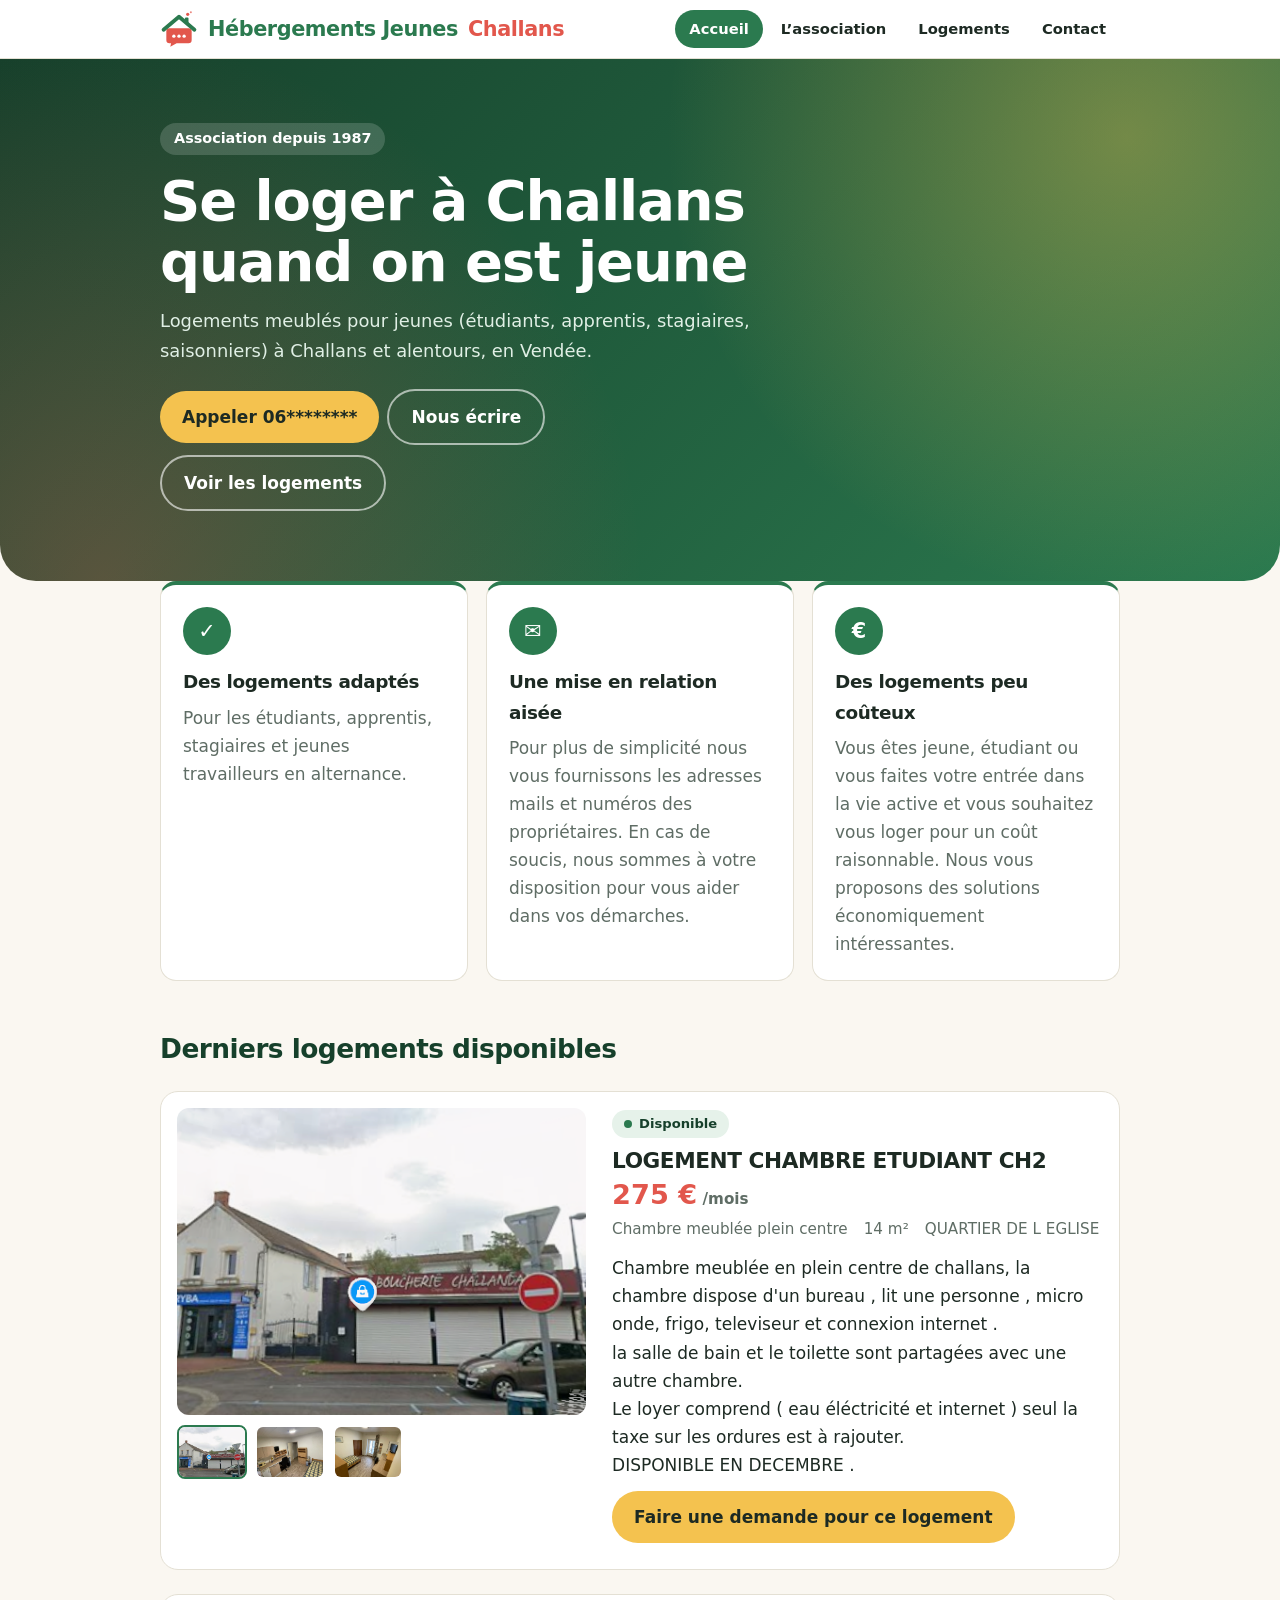
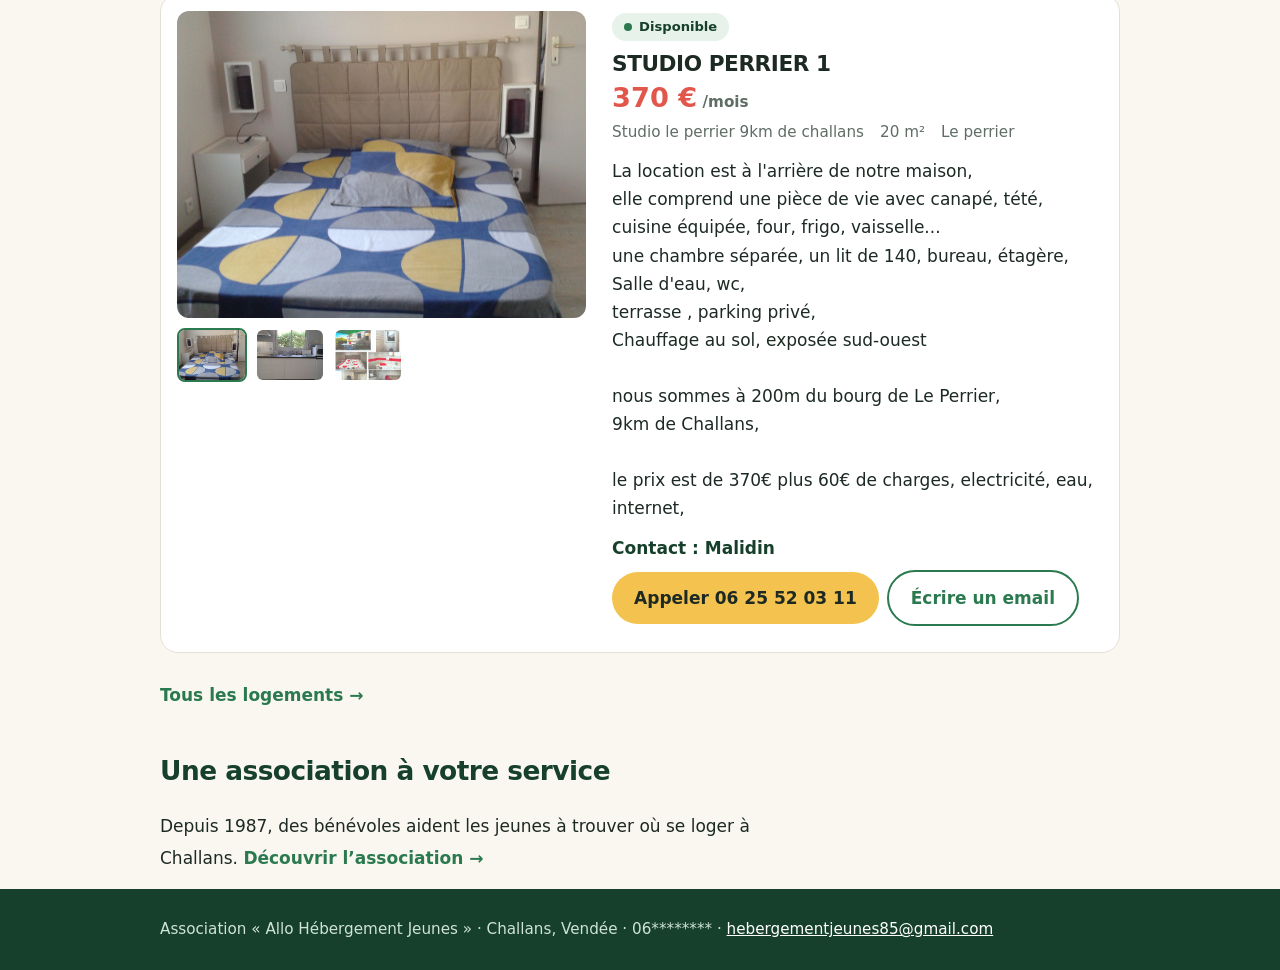
<file: index.html>
<!DOCTYPE html><html lang="fr"><head><meta charset="utf-8"><meta name="viewport" content="width=device-width, initial-scale=1"><link rel="stylesheet" href="style.css"><link rel="icon" href="favicon.ico" sizes="48x48"><link rel="icon" type="image/svg+xml" href="logo.svg"><link rel="apple-touch-icon" href="icon-192.png"><script type="application/ld+json">{"@context":"https://schema.org","@type":"WebSite","name":"Hébergements Jeunes Challans","alternateName":["Allo Hébergement Jeunes","Hébergement Jeunes Challans"],"url":"https://hebergementjeunes85-bit.github.io/"}</script><title>Hébergements Jeunes Challans – logements pour étudiants, apprentis et stagiaires</title><meta name="description" content="Logements meublés et peu coûteux pour jeunes à Challans (Vendée), proposés par l’association Allo Hébergement Jeunes."></head><body>
<section class="hero"><div class="wrap"><span class="pill">Association depuis 1987</span><h1>Se loger à Challans quand on est jeune</h1><p data-intro></p><div data-contact></div><a class="btn alt" href="logements.html">Voir les logements</a></div></section>
<main class="wrap">
<div class="perks">
<div class="perk"><i>✓</i><h3>Des logements adaptés</h3><p>Pour les étudiants, apprentis, stagiaires et jeunes travailleurs en alternance.</p></div>
<div class="perk"><i>✉</i><h3>Une mise en relation aisée</h3><p>Pour plus de simplicité nous vous fournissons les adresses mails et numéros des propriétaires. En cas de soucis, nous sommes à votre disposition pour vous aider dans vos démarches.</p></div>
<div class="perk"><i>€</i><h3>Des logements peu coûteux</h3><p>Vous êtes jeune, étudiant ou vous faites votre entrée dans la vie active et vous souhaitez vous loger pour un coût raisonnable. Nous vous proposons des solutions économiquement intéressantes.</p></div>
</div>
<h2 class="sec">Derniers logements disponibles</h2><div id="latest"></div><a class="more" href="logements.html">Tous les logements →</a>
<h2 class="sec" style="margin-top:40px">Une association à votre service</h2><p style="max-width:60ch">Depuis 1987, des bénévoles aident les jeunes à trouver où se loger à Challans. <a class="more" href="association.html">Découvrir l’association →</a></p>
</main><script src="app.js"></script></body></html>
</file>
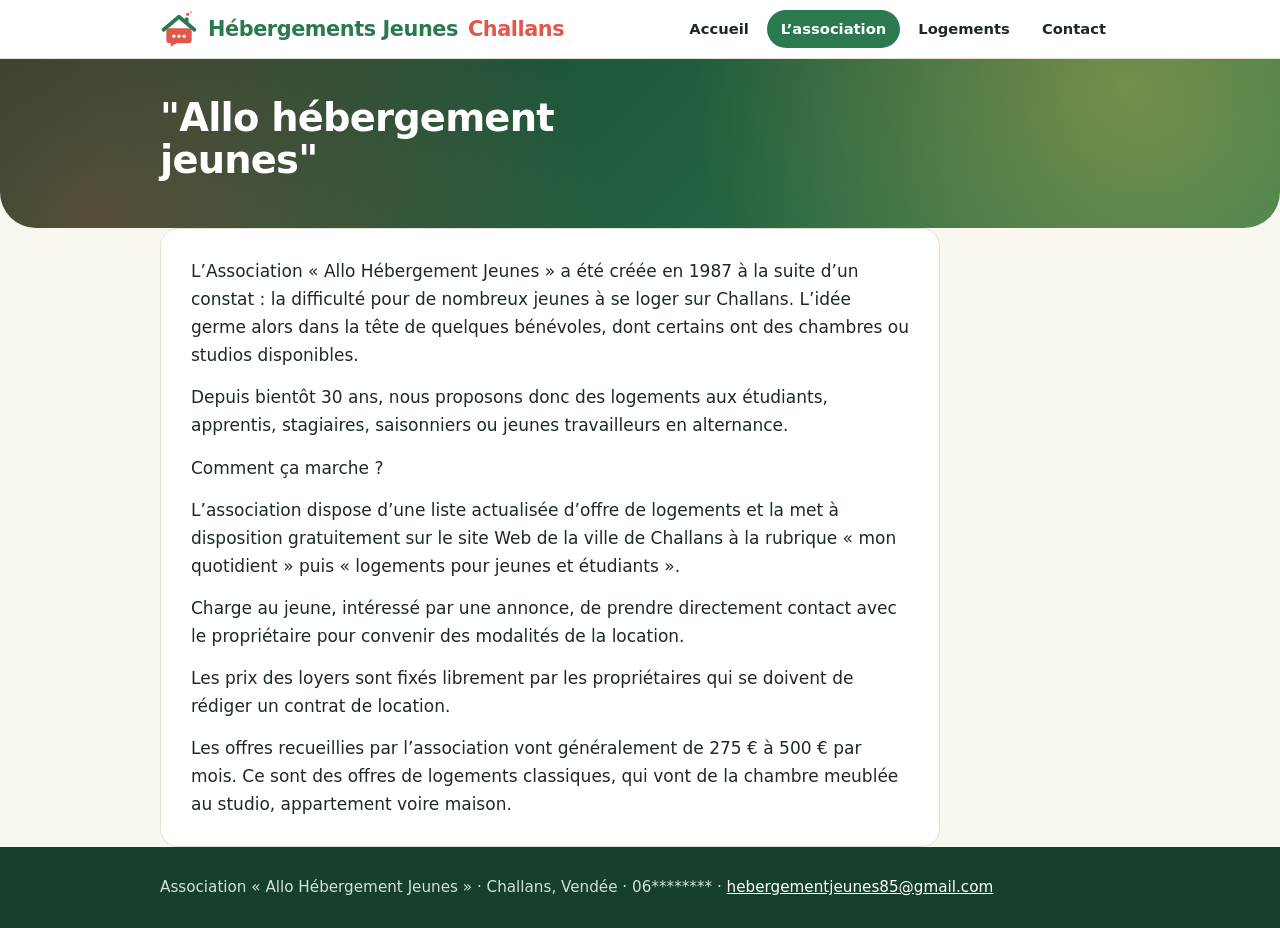
<file: association.html>
<!DOCTYPE html><html lang="fr"><head><meta charset="utf-8"><meta name="viewport" content="width=device-width, initial-scale=1"><link rel="stylesheet" href="style.css"><link rel="icon" href="favicon.ico" sizes="48x48"><link rel="icon" type="image/svg+xml" href="logo.svg"><link rel="apple-touch-icon" href="icon-192.png"><meta name="description" content="L’association Allo Hébergement Jeunes aide les jeunes à se loger à Challans depuis 1987. Découvrez comment ça marche."><title>L’association Allo Hébergement Jeunes – Challans</title></head><body>
<section class="hero small"><div class="wrap"><h1 id="assoc-title">L’association</h1></div></section>
<main class="wrap"><div class="prose" id="assoc"></div></main><script src="app.js"></script></body></html>
</file>
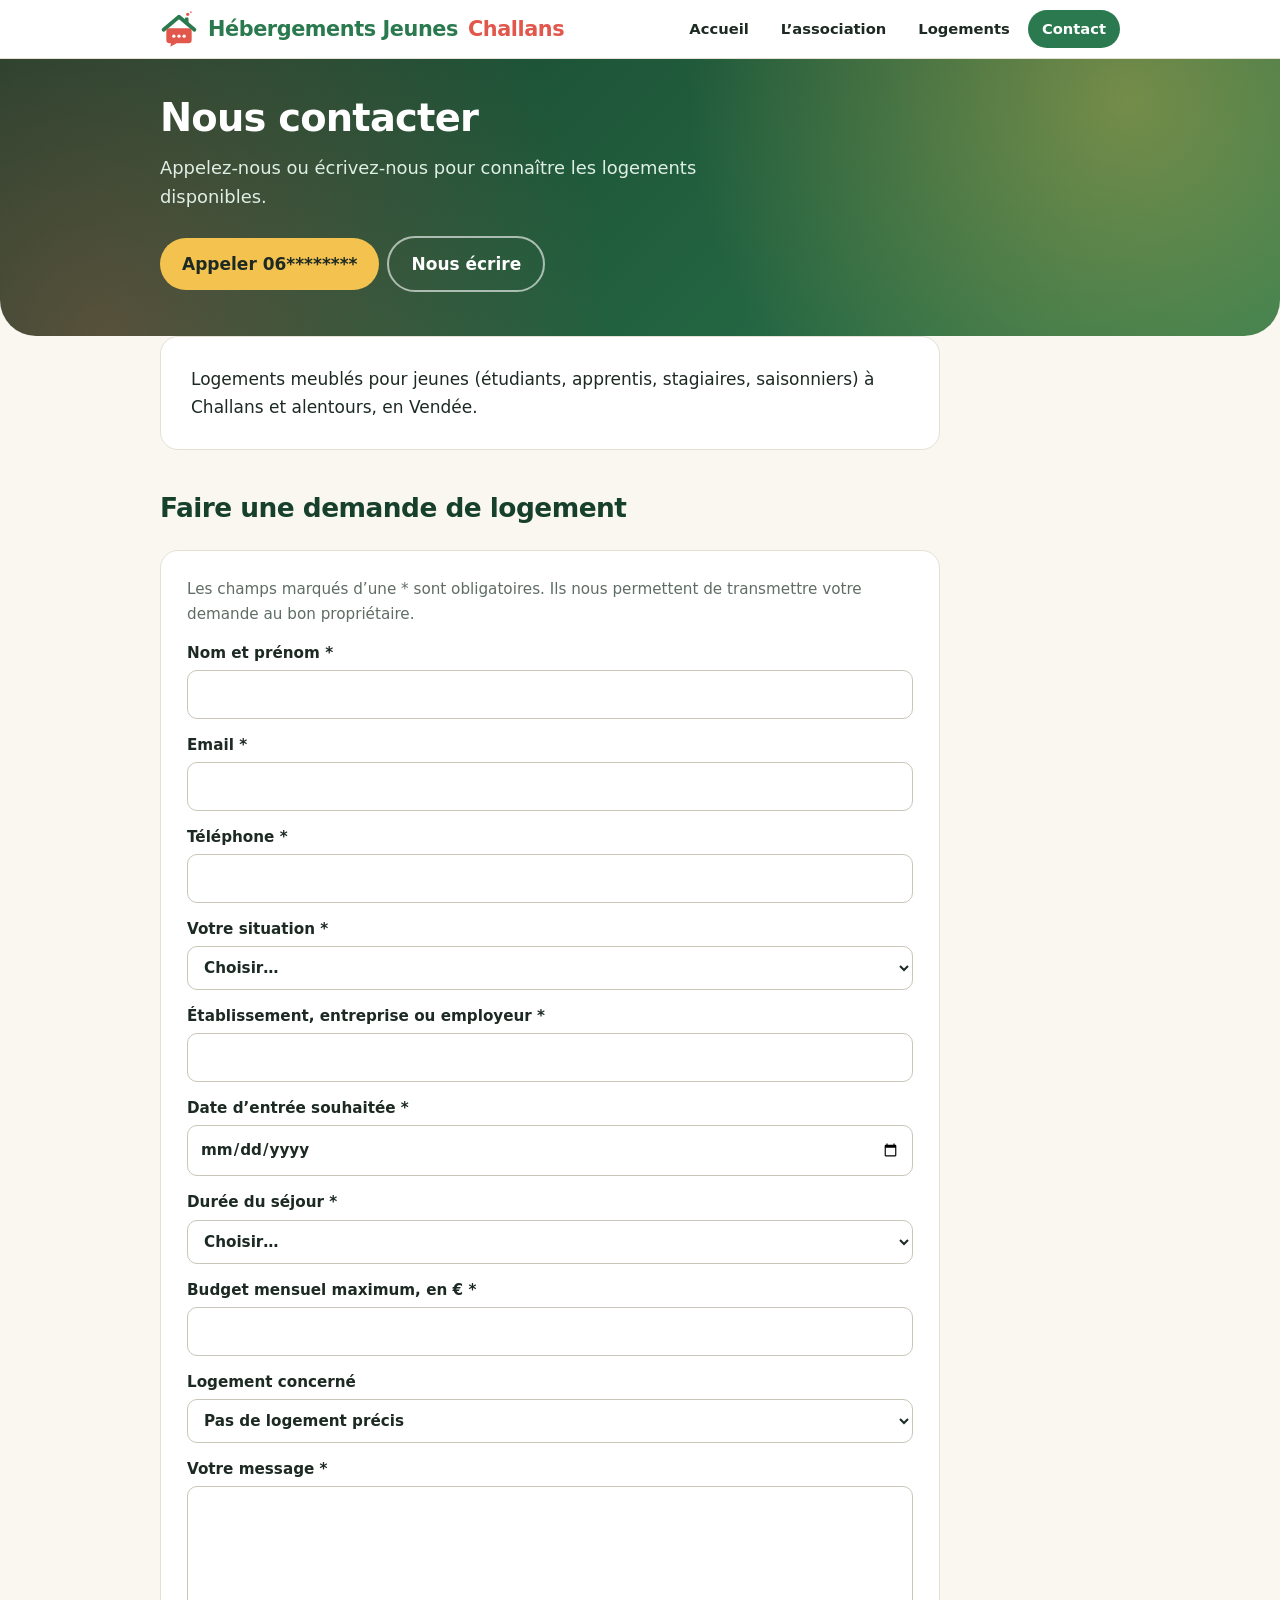
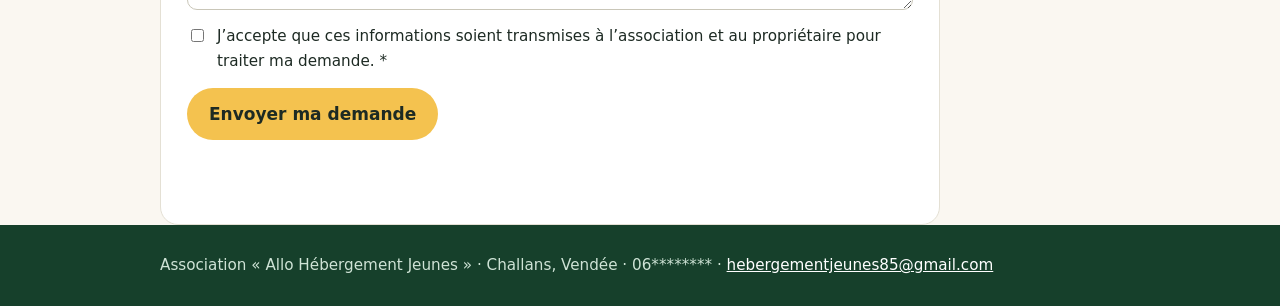
<file: contact.html>
<!DOCTYPE html><html lang="fr"><head><meta charset="utf-8"><meta name="viewport" content="width=device-width, initial-scale=1"><link rel="stylesheet" href="style.css"><link rel="icon" href="favicon.ico" sizes="48x48"><link rel="icon" type="image/svg+xml" href="logo.svg"><link rel="apple-touch-icon" href="icon-192.png"><meta name="description" content="Faites une demande de logement à Challans : formulaire de contact de l’association Allo Hébergement Jeunes."><title>Contact – Hébergements Jeunes Challans</title></head><body>
<section class="hero small"><div class="wrap"><h1>Nous contacter</h1><p>Appelez-nous ou écrivez-nous pour connaître les logements disponibles.</p><div data-contact></div></div></section>
<main class="wrap"><div class="prose"><p data-intro></p></div>
<h2 class="sec" style="margin-top:36px">Faire une demande de logement</h2>
<p class="empty" id="cf-off" hidden>Le formulaire sera bientôt disponible. En attendant, appelez-nous ou écrivez-nous.</p>
<form id="cf" class="form" hidden>
<p class="note">Les champs marqués d’une * sont obligatoires. Ils nous permettent de transmettre votre demande au bon propriétaire.</p>
<label>Nom et prénom *<input name="name" required autocomplete="name"></label>
<label>Email *<input type="email" name="email" required autocomplete="email"></label>
<label>Téléphone *<input type="tel" name="phone" required minlength="10" autocomplete="tel"></label>
<label>Votre situation *<select name="situation" required><option value="">Choisir…</option><option>Étudiant</option><option>Apprenti / alternant</option><option>Stagiaire</option><option>Saisonnier</option><option>Jeune travailleur</option></select></label>
<label>Établissement, entreprise ou employeur *<input name="structure" required></label>
<label>Date d’entrée souhaitée *<input type="date" name="entree" required></label>
<label>Durée du séjour *<select name="duree" required><option value="">Choisir…</option><option>Moins de 3 mois</option><option>3 à 6 mois</option><option>6 à 12 mois</option><option>Plus d’un an</option></select></label>
<label>Budget mensuel maximum, en € *<input type="number" name="budget" min="0" required></label>
<label>Logement concerné<select name="logement" id="cf-log"><option>Pas de logement précis</option></select></label>
<label>Votre message *<textarea name="message" rows="4" minlength="20" required></textarea></label>
<label class="chk"><input type="checkbox" required> J’accepte que ces informations soient transmises à l’association et au propriétaire pour traiter ma demande. *</label>
<input type="checkbox" name="botcheck" class="hp" tabindex="-1" autocomplete="off" aria-hidden="true">
<button class="btn" type="submit">Envoyer ma demande</button>
<p id="cf-msg" role="status"></p>
</form></main><script src="app.js"></script></body></html>
</file>
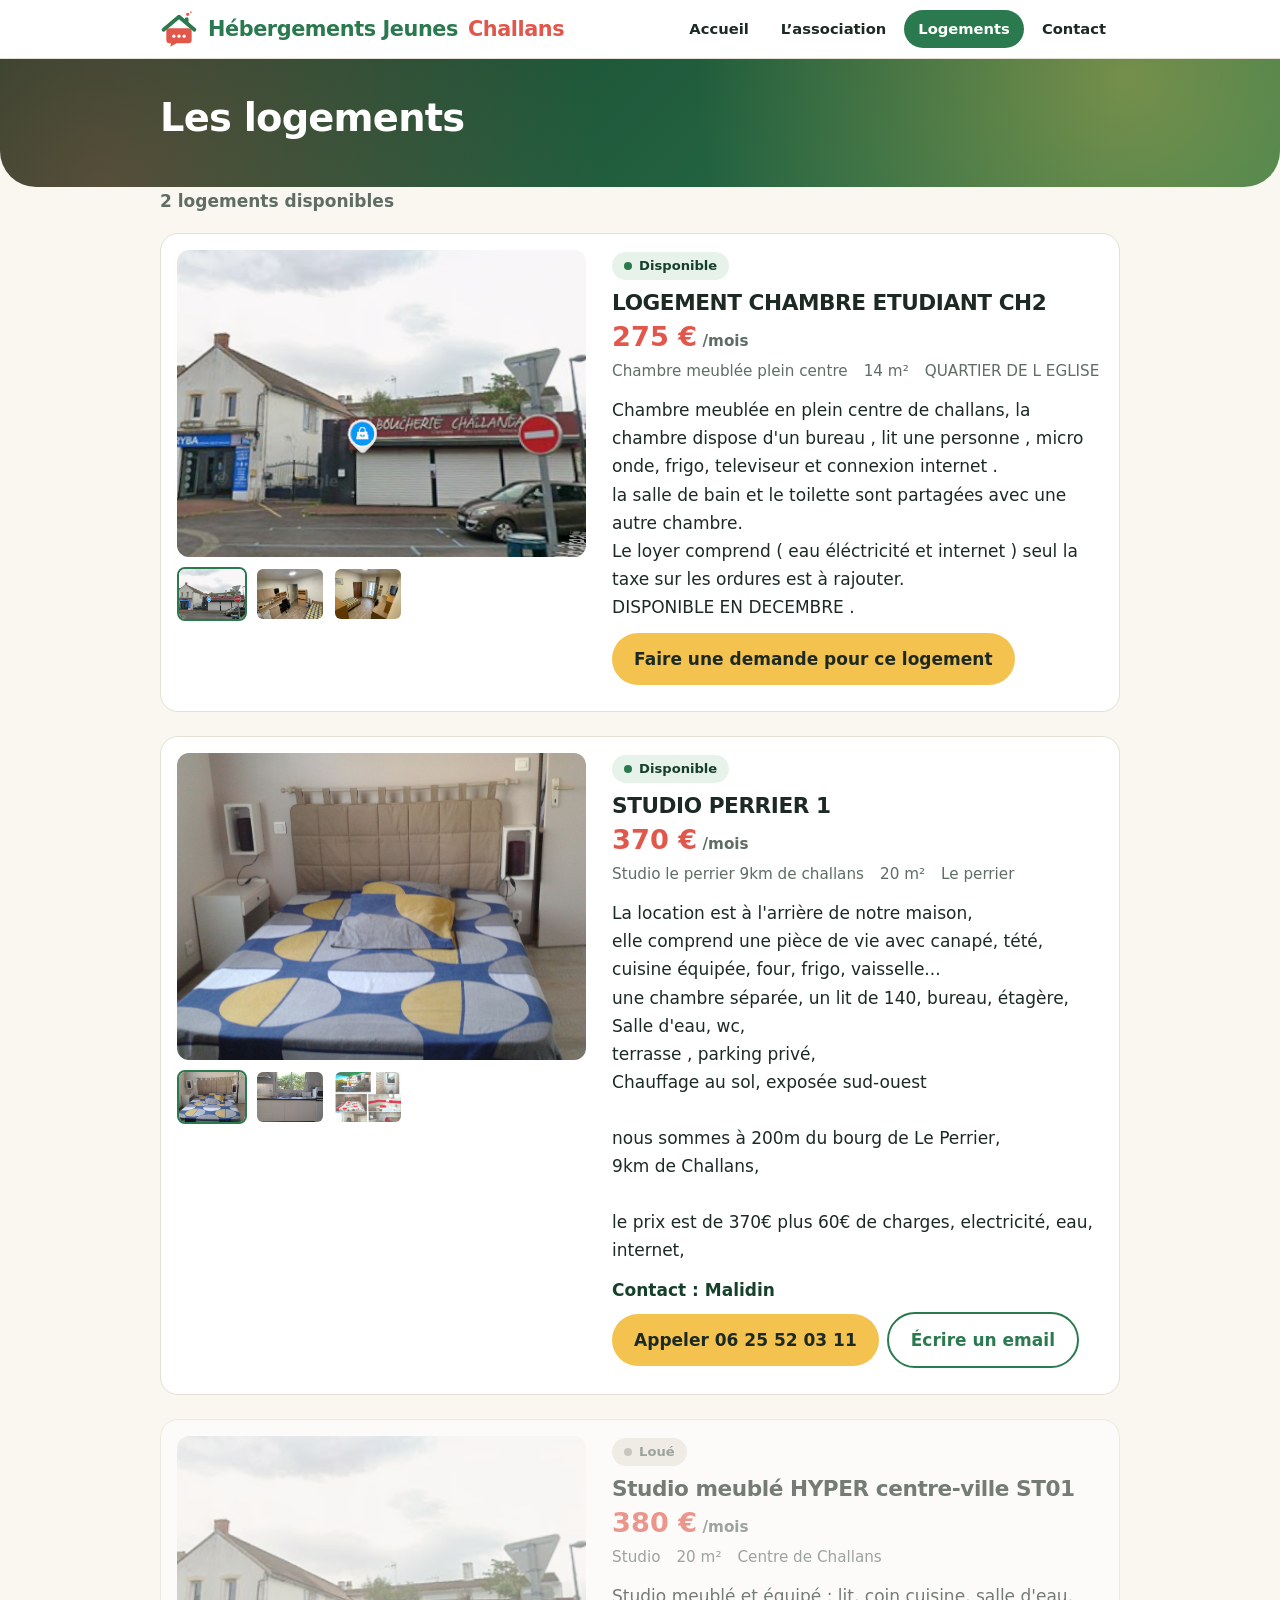
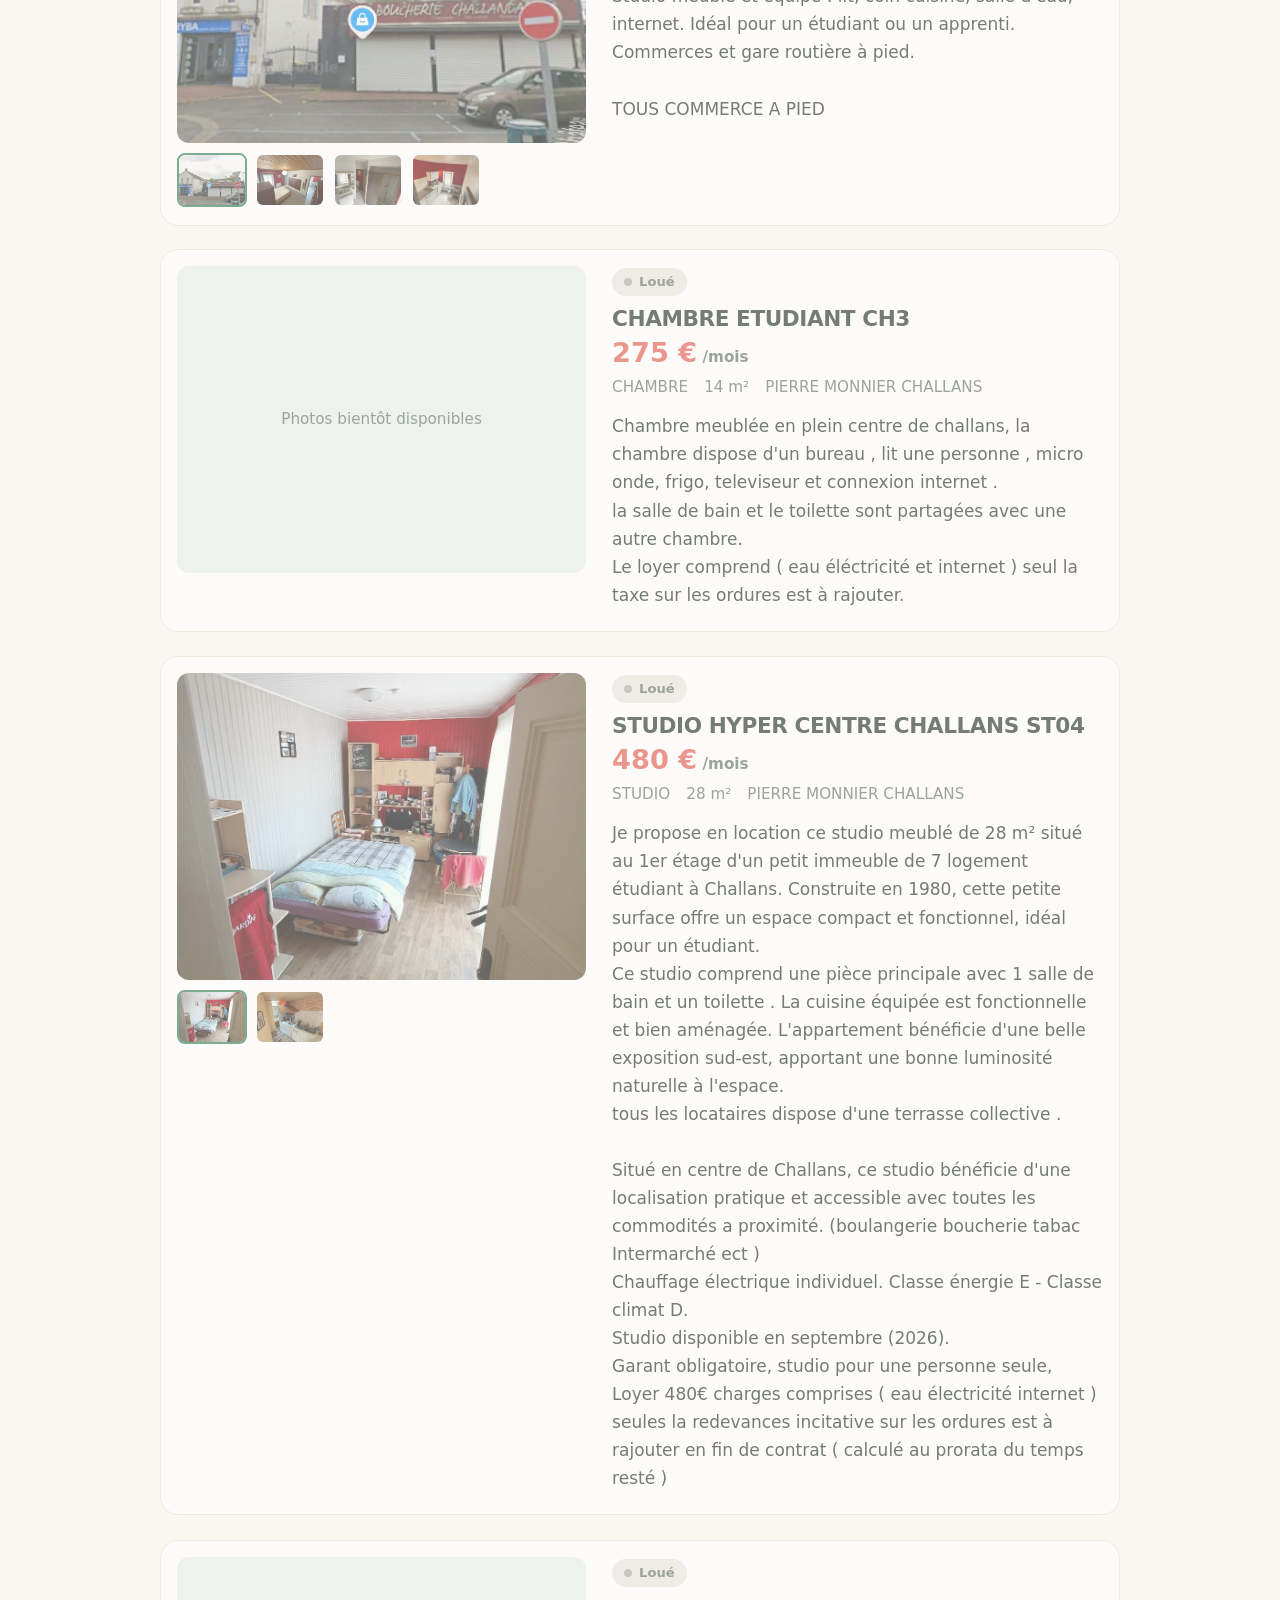
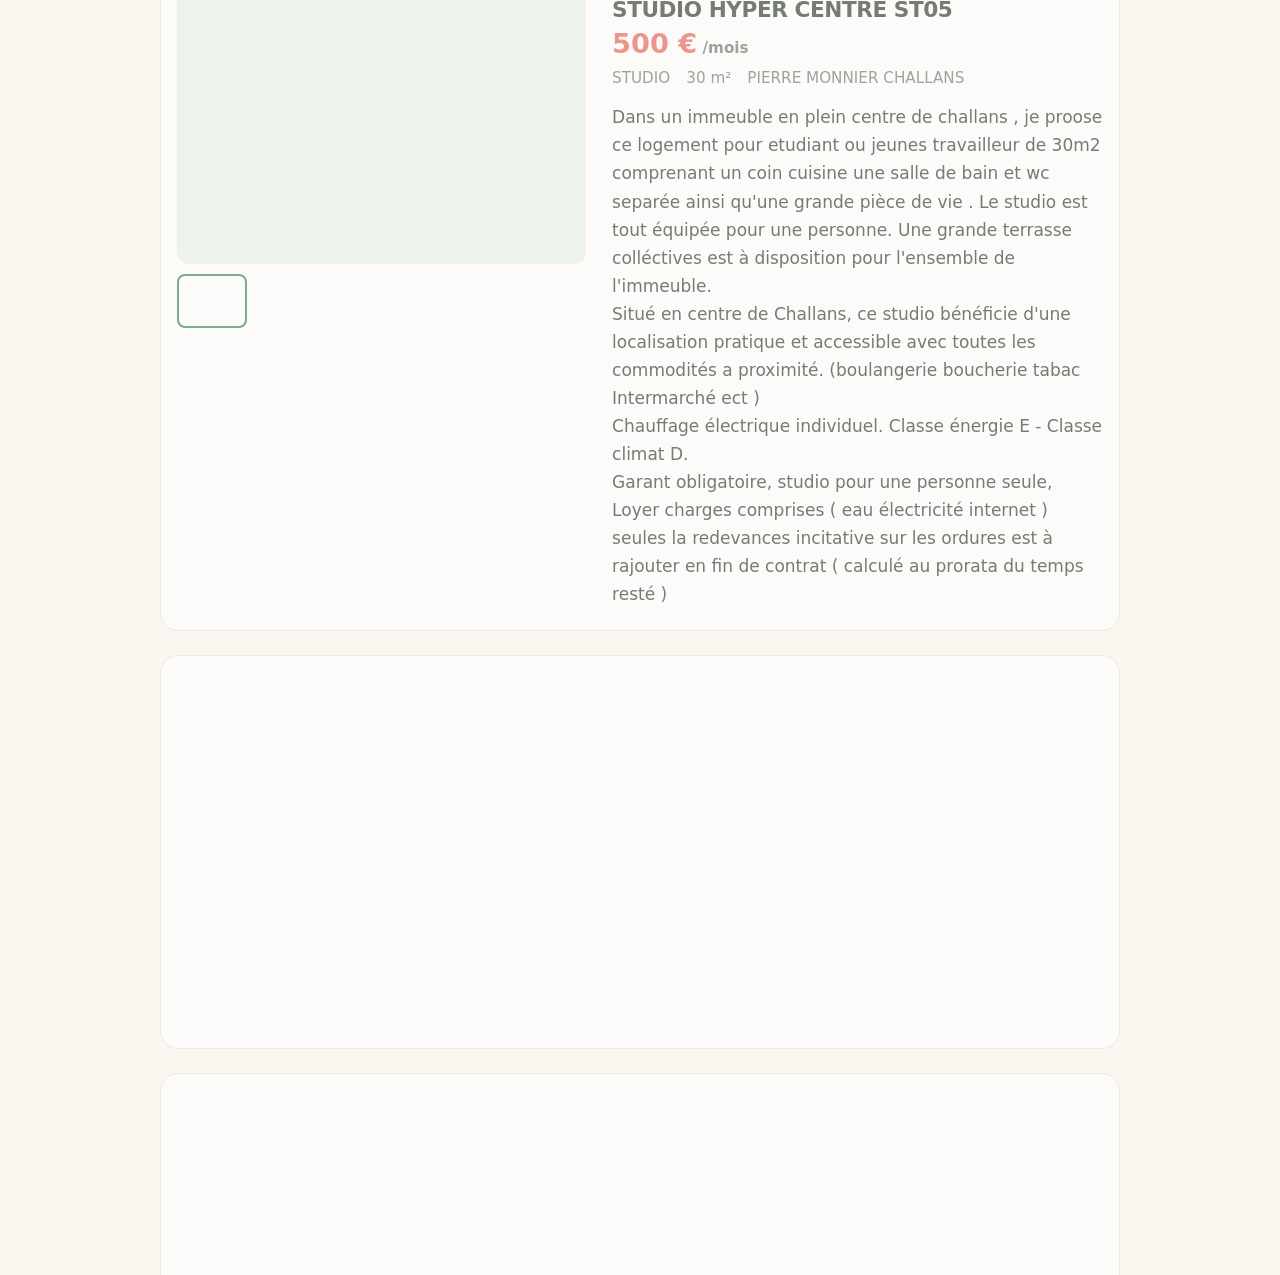
<file: logements.html>
<!DOCTYPE html><html lang="fr"><head><meta charset="utf-8"><meta name="viewport" content="width=device-width, initial-scale=1"><link rel="stylesheet" href="style.css"><link rel="icon" href="favicon.ico" sizes="48x48"><link rel="icon" type="image/svg+xml" href="logo.svg"><link rel="apple-touch-icon" href="icon-192.png"><meta name="description" content="Logements meublés et peu coûteux pour étudiants, apprentis et stagiaires à Challans, en Vendée. Photos, loyers et contacts."><title>Logements – Hébergements Jeunes Challans</title></head><body>
<section class="hero small"><div class="wrap"><h1>Les logements</h1></div></section>
<main class="wrap"><p class="count" id="count"></p><div id="list"><p class="empty">Chargement des annonces…</p></div></main><script src="app.js"></script></body></html>
</file>
<file: style.css>
:root{--green:#2b7a4f;--dark:#16402b;--red:#e2574c;--sun:#f4c24f;--ink:#1d2a23;--muted:#5f6d65;--bg:#faf7f1;--card:#fff;--line:#e4e0d4;--soft:#e6f2ea}
*{box-sizing:border-box}
html{scroll-behavior:smooth}
body{margin:0;background:var(--bg);color:var(--ink);font:17px/1.65 system-ui,-apple-system,"Segoe UI",Roboto,sans-serif;-webkit-font-smoothing:antialiased}
.wrap{max-width:1000px;margin:0 auto;padding:0 20px}
h1,h2,h3{letter-spacing:-.02em}
.top{background:#fff;border-bottom:1px solid var(--line);position:sticky;top:0;z-index:5}
.bar{display:flex;flex-wrap:wrap;align-items:center;justify-content:space-between;gap:4px 18px;padding-top:10px;padding-bottom:10px}
.brand{font-weight:800;font-size:1.3rem;color:var(--green);text-decoration:none;letter-spacing:-.02em}
.brand span{color:var(--red)}
nav{display:flex;gap:4px;overflow-x:auto;max-width:100%}
nav a{padding:7px 14px;border-radius:99px;color:var(--ink);text-decoration:none;font-weight:600;font-size:.92rem;white-space:nowrap;transition:background .15s}
nav a:hover{background:var(--soft)}
nav a[aria-current]{background:var(--green);color:#fff}
a:focus-visible,button:focus-visible{outline:3px solid var(--sun);outline-offset:2px}
.hero{position:relative;color:#fff;padding:64px 0 60px;border-radius:0 0 36px 36px;background:radial-gradient(circle at 88% 15%,rgba(244,194,79,.38),transparent 38%),radial-gradient(circle at 8% 100%,rgba(226,87,76,.3),transparent 42%),linear-gradient(135deg,var(--dark),var(--green))}
.hero.small{padding:38px 0 34px}
.hero h1{margin:0 0 14px;font-size:clamp(2.1rem,6vw,3.5rem);line-height:1.08;font-weight:800;max-width:19ch}
.hero.small h1{font-size:clamp(1.8rem,4.5vw,2.4rem)}
.hero p{margin:0 0 24px;max-width:56ch;color:#e0efe5;font-size:1.12rem}
.pill{display:inline-block;margin-bottom:16px;padding:4px 14px;border-radius:99px;background:rgba(255,255,255,.16);font-size:.9rem;font-weight:600}
.btn{display:inline-block;padding:12px 22px;border-radius:99px;background:var(--sun);color:var(--ink);font-weight:700;text-decoration:none;margin:0 8px 10px 0;transition:transform .15s,box-shadow .15s}
.btn:hover{transform:translateY(-2px);box-shadow:0 6px 16px rgba(0,0,0,.18)}
.btn.alt{background:transparent;color:#fff;border:2px solid rgba(255,255,255,.6)}
main{padding:40px 0 56px}
h2.sec{margin:0 0 20px;font-size:1.65rem;color:var(--dark);font-weight:800}
.perks{display:grid;grid-template-columns:repeat(auto-fit,minmax(250px,1fr));gap:18px;margin-bottom:46px}
.perk{background:var(--card);border:1px solid var(--line);border-top:4px solid var(--green);border-radius:16px;padding:22px;transition:transform .2s,box-shadow .2s}
.perk:hover{transform:translateY(-3px);box-shadow:0 10px 24px rgba(22,64,43,.1)}
.perk i{display:grid;place-items:center;width:48px;height:48px;border-radius:50%;background:var(--green);color:#fff;font:700 1.3rem/1 system-ui;margin-bottom:12px;font-style:normal}
.perk h3{margin:0 0 6px;font-size:1.15rem}.perk p{margin:0;color:var(--muted)}
.count{color:var(--muted);margin:0 0 18px;font-weight:600}
.ad{display:grid;grid-template-columns:minmax(0,5fr) minmax(0,6fr);gap:26px;background:var(--card);border:1px solid var(--line);border-radius:18px;padding:16px;margin-bottom:24px;content-visibility:auto;contain-intrinsic-size:auto 360px;transition:box-shadow .2s}
.ad:hover{box-shadow:0 12px 30px rgba(22,64,43,.12)}
.ad.off{opacity:.6}
.main-img{width:100%;aspect-ratio:4/3;object-fit:cover;border-radius:12px;background:var(--soft);display:block}
.noimg{aspect-ratio:4/3;border-radius:12px;background:var(--soft);display:grid;place-items:center;color:var(--muted);font-size:.95rem}
.thumbs{display:flex;gap:8px;margin-top:10px;overflow-x:auto;padding-bottom:2px}
.th{border:2px solid transparent;padding:0;border-radius:8px;background:none;cursor:pointer;flex:0 0 auto}
.th img{width:66px;height:50px;object-fit:cover;border-radius:6px;display:block}
.th[aria-current=true]{border-color:var(--green)}
.ad h3{margin:2px 0 4px;font-size:1.35rem;line-height:1.25;font-weight:800}
.tag{display:inline-block;font-size:.82rem;font-weight:700;padding:3px 12px;border-radius:99px;background:var(--soft);color:var(--dark);margin-bottom:8px}
.tag::before{content:"";display:inline-block;width:8px;height:8px;border-radius:50%;background:var(--green);margin-right:7px}
.tag.off{background:#e8e6df;color:var(--muted)}.tag.off::before{background:#a7a89f}
.facts{display:flex;flex-wrap:wrap;gap:6px 16px;margin:0 0 12px;padding:0;list-style:none;color:var(--muted);font-size:.95rem}
.price{font-size:1.7rem;font-weight:800;color:var(--red);line-height:1.2;margin-bottom:6px}.price small{font-size:.95rem;color:var(--muted);font-weight:600}
.desc{white-space:pre-line;margin:0 0 6px}
.ctc{margin-top:12px}.ctc .who{font-weight:700;color:var(--dark);margin-bottom:8px}
.ctc .btn.alt{color:var(--green);border-color:var(--green)}
.prose{background:var(--card);border:1px solid var(--line);border-radius:18px;padding:28px 30px;max-width:780px}
.prose p{margin:0 0 14px}.prose p:last-child{margin:0}
.empty{padding:30px;text-align:center;color:var(--muted)}
.more{display:inline-block;margin-top:4px;color:var(--green);font-weight:700;text-decoration:none}
.more:hover{text-decoration:underline}
.form{background:var(--card);border:1px solid var(--line);border-radius:18px;padding:26px;max-width:780px;display:grid;gap:14px}
.form label{display:block;font-weight:600;font-size:.95rem}
.form input,.form select,.form textarea{display:block;width:100%;margin-top:4px;padding:11px 12px;border:1px solid #c9c6b8;border-radius:10px;font:inherit;background:#fff;color:var(--ink)}
.form input:focus,.form select:focus,.form textarea:focus{outline:3px solid var(--sun);border-color:var(--green)}
.form .chk{display:flex;gap:10px;align-items:flex-start;font-weight:400}.form .chk input{width:auto;margin-top:5px}
.form .note{margin:0;color:var(--muted);font-size:.95rem}
.form .btn{border:0;cursor:pointer;font:inherit;font-weight:700;justify-self:start}.form .btn:disabled{opacity:.6}
.hp{position:absolute;left:-9999px}
footer{background:var(--dark);color:#cfe3d6;padding:28px 0;font-size:.95rem}footer a{color:#fff}
@media(max-width:700px){.ad{grid-template-columns:1fr}.hero{padding:44px 0 42px;border-radius:0 0 24px 24px}.prose{padding:20px}}
@media(prefers-reduced-motion:reduce){*{transition:none!important;scroll-behavior:auto!important}}
.main-img[role=button]{cursor:zoom-in}
dialog#lb{border:0;padding:0;margin:0;max-width:none;max-height:none;width:100%;height:100%;background:transparent;color:#fff}
dialog#lb[open]{display:grid;place-items:center}
#lb::backdrop{background:rgba(10,20,15,.93)}
#lb img{max-width:92vw;max-height:82vh;object-fit:contain;border-radius:8px}
.lb-x,.lb-p,.lb-n{position:absolute;border:0;background:rgba(255,255,255,.18);color:#fff;font-size:1.9rem;line-height:1;width:48px;height:48px;border-radius:50%;cursor:pointer}
.lb-x:hover,.lb-p:hover,.lb-n:hover{background:rgba(255,255,255,.32)}
.lb-x{top:14px;right:14px;font-size:1.3rem}
.lb-p{left:12px;top:50%;transform:translateY(-50%)}.lb-n{right:12px;top:50%;transform:translateY(-50%)}
.lb-c{position:absolute;bottom:16px;left:0;right:0;text-align:center;margin:0;font-size:.95rem}
#lb.one .lb-p,#lb.one .lb-n{display:none}
.brand{display:flex;align-items:center;gap:10px}.brand img{flex:none}
</file>
